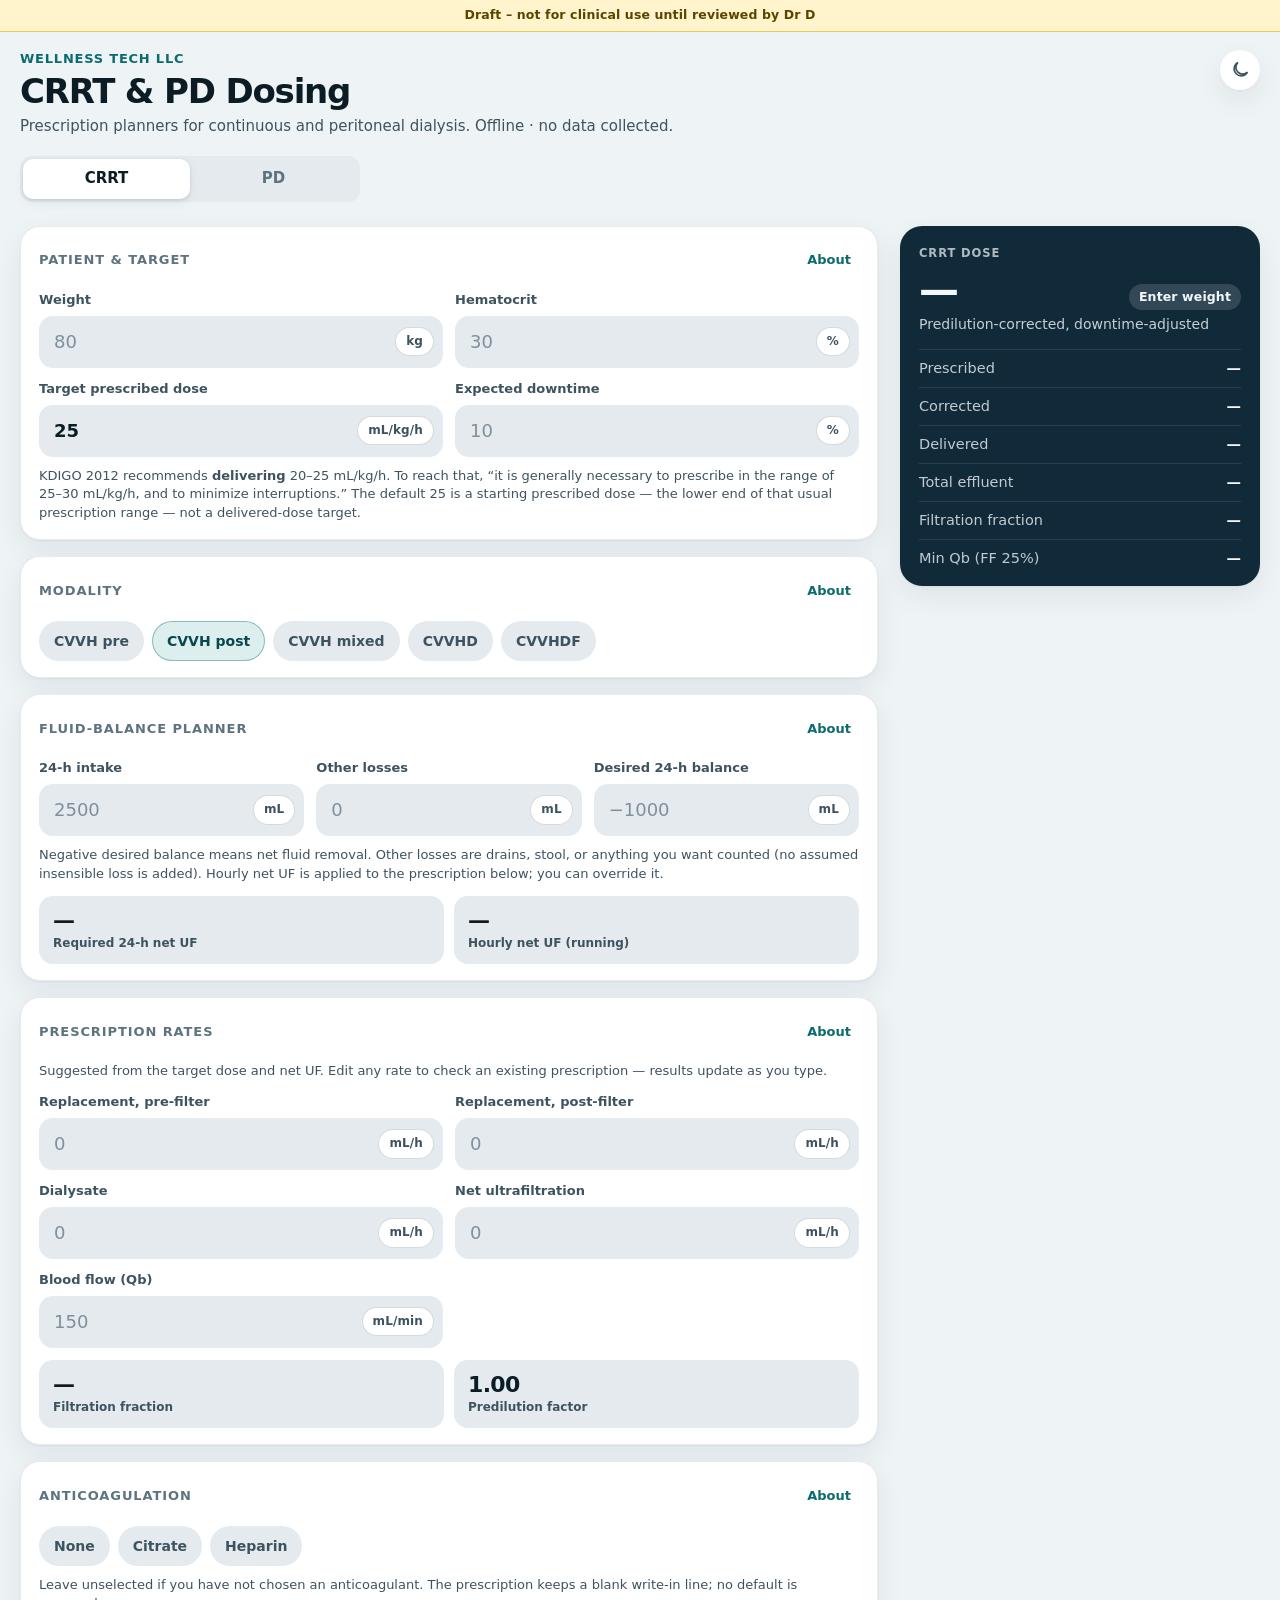
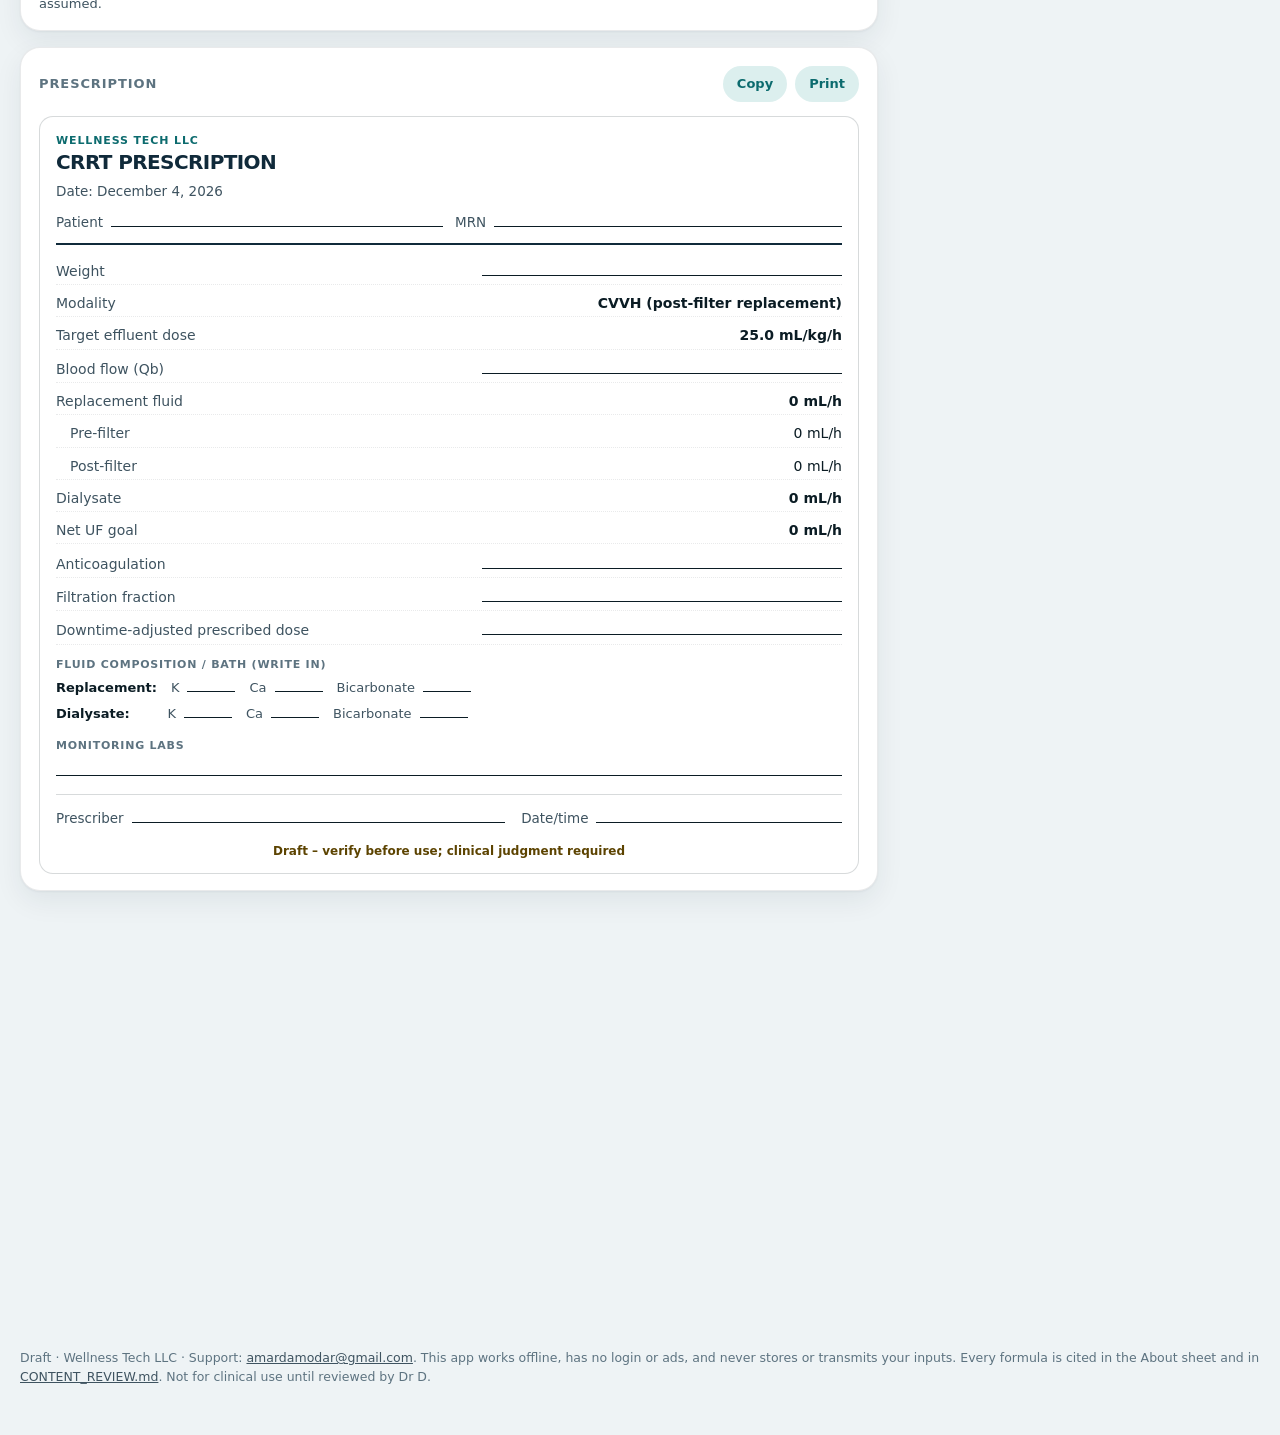
<file: index.html>
<!DOCTYPE html>
<html lang="en">
<head>
  <meta charset="utf-8">
  <meta name="viewport" content="width=device-width, initial-scale=1, viewport-fit=cover">
  <meta name="color-scheme" content="light dark">
  <meta name="theme-color" content="#102a3a">
  <meta name="apple-mobile-web-app-capable" content="yes">
  <meta name="apple-mobile-web-app-status-bar-style" content="black-translucent">
  <meta name="apple-mobile-web-app-title" content="CRRT/PD">
  <meta name="description" content="Draft clinician tools for CRRT and peritoneal dialysis dosing. Offline, no login, no data collection. Not for clinical use until reviewed by Dr D.">
  <meta name="robots" content="noindex">
  <title>CRRT &amp; PD Dosing — Draft</title>
  <link rel="manifest" href="./manifest.json">
  <link rel="icon" type="image/png" href="./icons/favicon.png">
  <link rel="apple-touch-icon" href="./icons/apple-touch-icon.png">
  <link rel="stylesheet" href="./css/styles.css">
</head>
<body>
  <div class="draft-banner" id="draft-banner" role="status">Draft – not for clinical use until reviewed by Dr D</div>

  <header class="top">
    <div class="top-row">
      <div>
        <p class="eyebrow">Wellness Tech LLC</p>
        <h1>CRRT &amp; PD Dosing</h1>
        <p class="subhead">Prescription planners for continuous and peritoneal dialysis. Offline · no data collected.</p>
      </div>
      <button class="icon-btn" id="theme-btn" type="button" aria-label="Toggle dark mode" title="Toggle dark mode">
        <svg id="theme-icon" viewBox="0 0 24 24" fill="none" stroke="currentColor" stroke-width="2" stroke-linecap="round" aria-hidden="true">
          <path d="M21 14.5A8.5 8.5 0 1 1 9.5 3 7 7 0 0 0 21 14.5z"/>
        </svg>
      </button>
    </div>
    <div class="segment" id="tab-seg" data-value="crrt" role="tablist" aria-label="Modality">
      <div class="segment-pill" aria-hidden="true"></div>
      <button type="button" role="tab" id="tab-crrt" aria-selected="true" aria-controls="panel-crrt">CRRT</button>
      <button type="button" role="tab" id="tab-pd" aria-selected="false" aria-controls="panel-pd">PD</button>
    </div>
  </header>

  <!-- ═══════════════════════════════ CRRT ═══════════════════════════════ -->
  <section class="wrap panel active" id="panel-crrt" role="tabpanel" aria-labelledby="tab-crrt">
    <div class="col-main">

      <article class="card" id="crrt-target-card">
        <div class="card-h">
          <h2>Patient &amp; target</h2>
          <button type="button" class="about-btn" data-about="crrt-dose">About</button>
        </div>
        <div class="grid-2">
          <label class="field">
            <span class="field-label">Weight</span>
            <div class="field-control">
              <input id="c-wt" inputmode="decimal" enterkeyhint="next" autocomplete="off" placeholder="80" aria-label="Weight">
              <span class="unit-pill">kg</span>
            </div>
          </label>
          <label class="field">
            <span class="field-label">Hematocrit</span>
            <div class="field-control">
              <input id="c-hct" inputmode="decimal" enterkeyhint="next" autocomplete="off" placeholder="30" aria-label="Hematocrit">
              <span class="unit-pill">%</span>
            </div>
          </label>
          <label class="field">
            <span class="field-label">Target prescribed dose</span>
            <div class="field-control">
              <input id="c-target" inputmode="decimal" enterkeyhint="next" autocomplete="off" value="25" aria-label="Target prescribed dose">
              <span class="unit-pill">mL/kg/h</span>
            </div>
          </label>
          <label class="field">
            <span class="field-label">Expected downtime</span>
            <div class="field-control">
              <input id="c-down" inputmode="decimal" enterkeyhint="next" autocomplete="off" placeholder="10" aria-label="Expected downtime">
              <span class="unit-pill">%</span>
            </div>
          </label>
        </div>
        <p class="note">KDIGO 2012 recommends <strong>delivering</strong> 20–25 mL/kg/h. To reach that, “it is generally necessary to prescribe in the range of 25–30 mL/kg/h, and to minimize interruptions.” The default 25 is a starting prescribed dose — the lower end of that usual prescription range — not a delivered-dose target.</p>
      </article>

      <article class="card">
        <div class="card-h">
          <h2>Modality</h2>
          <button type="button" class="about-btn" data-about="crrt-modality">About</button>
        </div>
        <div class="chips" id="c-mod" role="radiogroup" aria-label="CRRT modality">
          <button type="button" class="chip" role="radio" aria-checked="false" data-mod="cvvh-pre">CVVH pre</button>
          <button type="button" class="chip is-on" role="radio" aria-checked="true" data-mod="cvvh-post">CVVH post</button>
          <button type="button" class="chip" role="radio" aria-checked="false" data-mod="cvvh-mixed">CVVH mixed</button>
          <button type="button" class="chip" role="radio" aria-checked="false" data-mod="cvvhd">CVVHD</button>
          <button type="button" class="chip" role="radio" aria-checked="false" data-mod="cvvhdf">CVVHDF</button>
        </div>
        <div class="slider-row hidden" id="c-pre-wrap">
          <div class="slider-head"><span>Predilution share of replacement</span><output id="c-pre-out">50%</output></div>
          <input type="range" id="c-pre-frac" min="0" max="100" value="50" step="5" aria-label="Predilution share of replacement">
          <p class="note">A starting split for you to adjust — not a guideline target.</p>
        </div>
        <div class="slider-row hidden" id="c-d-wrap">
          <div class="slider-head"><span>Dialysate share of remaining effluent</span><output id="c-d-out">50%</output></div>
          <input type="range" id="c-d-frac" min="0" max="100" value="50" step="5" aria-label="Dialysate share of remaining effluent">
          <p class="note">A starting split for you to adjust — not a guideline target.</p>
        </div>
      </article>

      <article class="card">
        <div class="card-h">
          <h2>Fluid-balance planner</h2>
          <button type="button" class="about-btn" data-about="crrt-uf">About</button>
        </div>
        <div class="grid-3">
          <label class="field">
            <span class="field-label">24-h intake</span>
            <div class="field-control">
              <input id="c-intake" inputmode="decimal" autocomplete="off" placeholder="2500" aria-label="24-hour intake">
              <span class="unit-pill">mL</span>
            </div>
          </label>
          <label class="field">
            <span class="field-label">Other losses</span>
            <div class="field-control">
              <input id="c-other" inputmode="decimal" autocomplete="off" placeholder="0" aria-label="Other losses">
              <span class="unit-pill">mL</span>
            </div>
          </label>
          <label class="field">
            <span class="field-label">Desired 24-h balance</span>
            <div class="field-control">
              <input id="c-bal" inputmode="decimal" autocomplete="off" placeholder="−1000" aria-label="Desired 24-hour fluid balance">
              <span class="unit-pill">mL</span>
            </div>
          </label>
        </div>
        <p class="note">Negative desired balance means net fluid removal. Other losses are drains, stool, or anything you want counted (no assumed insensible loss is added). Hourly net UF is applied to the prescription below; you can override it.</p>
        <div class="metric-grid" style="margin-top:12px">
          <div class="metric" id="c-uf-day-m"><div class="mv" id="c-uf-day">—</div><div class="ml">Required 24-h net UF</div></div>
          <div class="metric" id="c-uf-h-m"><div class="mv" id="c-uf-h">—</div><div class="ml">Hourly net UF (running)</div></div>
        </div>
      </article>

      <article class="card">
        <div class="card-h">
          <h2>Prescription rates</h2>
          <button type="button" class="about-btn" data-about="crrt-rates">About</button>
        </div>
        <p class="note" style="margin-top:0;margin-bottom:12px">Suggested from the target dose and net UF. Edit any rate to check an existing prescription — results update as you type.</p>
        <div class="grid-2">
          <label class="field">
            <span class="field-label">Replacement, pre-filter</span>
            <div class="field-control">
              <input id="c-qpre" inputmode="decimal" autocomplete="off" placeholder="0" aria-label="Pre-filter replacement">
              <span class="unit-pill">mL/h</span>
            </div>
          </label>
          <label class="field">
            <span class="field-label">Replacement, post-filter</span>
            <div class="field-control">
              <input id="c-qpost" inputmode="decimal" autocomplete="off" placeholder="0" aria-label="Post-filter replacement">
              <span class="unit-pill">mL/h</span>
            </div>
          </label>
          <label class="field">
            <span class="field-label">Dialysate</span>
            <div class="field-control">
              <input id="c-qd" inputmode="decimal" autocomplete="off" placeholder="0" aria-label="Dialysate rate">
              <span class="unit-pill">mL/h</span>
            </div>
          </label>
          <label class="field">
            <span class="field-label">Net ultrafiltration</span>
            <div class="field-control">
              <input id="c-qnet" inputmode="decimal" autocomplete="off" placeholder="0" aria-label="Net ultrafiltration">
              <span class="unit-pill">mL/h</span>
            </div>
          </label>
          <label class="field">
            <span class="field-label">Blood flow (Qb)</span>
            <div class="field-control">
              <input id="c-qb" inputmode="decimal" autocomplete="off" placeholder="150" aria-label="Blood flow">
              <span class="unit-pill">mL/min</span>
            </div>
          </label>
        </div>
        <p class="note" id="c-qb-hint"></p>
        <div class="metric-grid" style="margin-top:12px">
          <div class="metric" id="c-ff-m"><div class="mv" id="c-ff">—</div><div class="ml">Filtration fraction</div></div>
          <div class="metric"><div class="mv" id="c-df">—</div><div class="ml">Predilution factor</div></div>
        </div>
      </article>

      <article class="card" id="c-ac-card">
        <div class="card-h">
          <h2>Anticoagulation</h2>
          <button type="button" class="about-btn" data-about="anticoag">About</button>
        </div>
        <div class="chips" id="c-ac" role="radiogroup" aria-label="Anticoagulation">
          <button type="button" class="chip" role="radio" aria-checked="false" data-ac="none">None</button>
          <button type="button" class="chip" role="radio" aria-checked="false" data-ac="citrate">Citrate</button>
          <button type="button" class="chip" role="radio" aria-checked="false" data-ac="heparin">Heparin</button>
        </div>
        <p class="note">Leave unselected if you have not chosen an anticoagulant. The prescription keeps a blank write-in line; no default is assumed.</p>

        <div id="c-heparin-block" class="hidden" style="margin-top:14px">
          <div class="callout warn" id="c-hep-caution">
            <strong>Bleeding and HIT.</strong> Avoid heparin if heparin-induced thrombocytopenia is suspected or confirmed: KDIGO 5.3.4 (1A) states that all heparin must be stopped (including heparin locks) and recommends a direct thrombin inhibitor (such as argatroban) or a Factor Xa inhibitor (such as danaparoid or fondaparinux) rather than other or no anticoagulation during RRT. If HIT is present without severe liver failure, KDIGO 5.3.4.1 (2C) suggests argatroban. For CRRT, KDIGO 5.3.2.2 (2B) suggests regional citrate rather than heparin when citrate is not contraindicated. If bleeding risk is increased, KDIGO 5.3.3.2 (2C) suggests avoiding regional heparinization; KDIGO 5.3.3.1 (2C) suggests citrate rather than no anticoagulation when citrate is not contraindicated.
          </div>
          <div class="chips" id="c-hep-bolus-on" role="radiogroup" aria-label="Heparin bolus" style="margin-top:14px">
            <button type="button" class="chip is-on" role="radio" aria-checked="true" data-bolus="yes">Give bolus</button>
            <button type="button" class="chip" role="radio" aria-checked="false" data-bolus="no">No bolus</button>
          </div>
          <div class="grid-2" style="margin-top:14px">
            <label class="field" id="c-hep-bolus-wrap">
              <span class="field-label">Bolus</span>
              <div class="field-control">
                <input id="c-hep-bolus" inputmode="decimal" autocomplete="off" value="30" aria-label="Heparin bolus">
                <span class="unit-pill">IU/kg</span>
              </div>
            </label>
            <label class="field">
              <span class="field-label">Pre-filter infusion</span>
              <div class="field-control">
                <input id="c-hep-rate" inputmode="decimal" autocomplete="off" value="7" aria-label="Heparin infusion rate">
                <button type="button" class="unit-pill btn" id="c-hep-rate-u" data-unit="IU/kg/h" aria-label="Heparin infusion unit">IU/kg/h</button>
              </div>
            </label>
            <label class="field">
              <span class="field-label">Bag concentration</span>
              <div class="field-control">
                <input id="c-hep-conc" inputmode="decimal" autocomplete="off" placeholder="optional" aria-label="Heparin concentration">
                <span class="unit-pill">units/mL</span>
              </div>
            </label>
            <label class="field">
              <span class="field-label">Target aPTT</span>
              <div class="field-control">
                <input id="c-hep-aptt" autocomplete="off" value="40–45 seconds" aria-label="Target aPTT">
              </div>
            </label>
            <label class="field">
              <span class="field-label">Anti-Xa (optional)</span>
              <div class="field-control">
                <input id="c-hep-antixa" autocomplete="off" placeholder="optional" aria-label="Heparin anti-Xa target">
              </div>
            </label>
            <label class="field">
              <span class="field-label">Monitoring interval</span>
              <div class="field-control">
                <input id="c-hep-mon" autocomplete="off" placeholder="unit protocol" aria-label="Heparin monitoring interval">
              </div>
            </label>
          </div>
          <div class="metric-grid" style="margin-top:12px">
            <div class="metric"><div class="mv" id="c-hep-bolus-u">—</div><div class="ml">Bolus</div></div>
            <div class="metric"><div class="mv" id="c-hep-rate-u-out">—</div><div class="ml">Infusion</div></div>
            <div class="metric" id="c-hep-ml-m" hidden><div class="mv" id="c-hep-ml">—</div><div class="ml">Infusion (mL/h)</div></div>
          </div>
          <p class="note">Starting values are the unfractionated-heparin arm of Joannidis et al., <em>Intensive Care Med.</em> 2007;33:1571-1579 (PMID 17563874), the second of two small RCTs described in KDIGO AKI 2012, §5.3 rationale: bolus <strong>30 IU/kg</strong>, infusion <strong>7 IU/kg/h</strong> pre-filter, titrated to aPTT <strong>40–45 seconds</strong>. Joannidis &amp; Oudemans-van Straaten, <em>Crit Care</em> 2007;11:218 (doi:10.1186/cc5937) describe 30 IU/kg then <strong>5–10 IU/kg/h</strong> as “a possible scheme” in patients with normal coagulation, to be individualized. KDIGO does not recommend a single numeric heparin dose — “large variability,” and “no firm recommendations can be made.” The other KDIGO-cited RCT (Reeves et al., <em>Crit Care Med.</em> 1999;27:2224-2228) used bolus 2000–5000 U then 10 U/kg/h, titrated to aPTT 70–80 seconds. Joannidis 2007 notes increased bleeding when systemic aPTT is longer than 45 seconds (van de Wetering et al., <em>J Am Soc Nephrol.</em> 1996;7:145-150). Every field is editable for your unit’s protocol. Bag concentration has no cited default and is left blank; enter it to see mL/h. No monitoring interval is pre-filled: KDIGO says it is common practice to measure aPTT and adapt the target to bleeding risk, and to monitor the platelet count for HIT.</p>
        </div>

        <div id="c-citrate-block" class="hidden">
        <p class="note" style="margin-top:14px;margin-bottom:12px">Citrate helpers: total-to-ionized calcium ratio for accumulation (Meier-Kriesche 2001). The infusion helper is a starting citrate-to-blood ratio only — protocols titrate to post-filter ionized calcium.</p>
        <div class="grid-2">
          <label class="field">
            <span class="field-label">Total calcium</span>
            <div class="field-control">
              <input id="c-tca" inputmode="decimal" autocomplete="off" placeholder="9.0" aria-label="Total calcium">
              <button type="button" class="unit-pill btn" id="c-tca-u" data-unit="mg/dL" aria-label="Total calcium unit">mg/dL</button>
            </div>
          </label>
          <label class="field">
            <span class="field-label">Ionized calcium</span>
            <div class="field-control">
              <input id="c-ica" inputmode="decimal" autocomplete="off" placeholder="1.10" aria-label="Ionized calcium">
              <button type="button" class="unit-pill btn" id="c-ica-u" data-unit="mmol/L" aria-label="Ionized calcium unit">mmol/L</button>
            </div>
          </label>
        </div>
        <div class="metric-grid" style="margin-top:12px">
          <div class="metric" id="c-ratio-m"><div class="mv" id="c-ratio">—</div><div class="ml">Total / ionized Ca ratio</div></div>
          <div class="metric"><div class="mv" id="c-ratio-st" style="font-size:16px">—</div><div class="ml">Interpretation</div></div>
        </div>
        <hr class="sep">
        <div class="grid-3">
          <label class="field">
            <span class="field-label">Citrate target</span>
            <div class="field-control">
              <input id="c-cit-t" inputmode="decimal" autocomplete="off" value="3" aria-label="Citrate target in blood">
              <span class="unit-pill">mmol/L</span>
            </div>
          </label>
          <label class="field">
            <span class="field-label">Solution conc.</span>
            <div class="field-control">
              <input id="c-cit-s" inputmode="decimal" autocomplete="off" value="113" aria-label="Citrate solution concentration">
              <span class="unit-pill">mmol/L</span>
            </div>
          </label>
          <div class="field" style="justify-content:flex-end">
            <span class="field-label">Common solutions</span>
            <div class="chips" style="margin-top:2px">
              <button type="button" class="chip is-on" id="c-acda" data-sol="113">ACD-A</button>
              <button type="button" class="chip" id="c-tsc" data-sol="136">4% TSC</button>
            </div>
          </div>
        </div>
        <div class="metric-grid" style="margin-top:12px">
          <div class="metric"><div class="mv" id="c-cit-r">—</div><div class="ml">Infusion rate</div></div>
          <div class="metric"><div class="mv" id="c-cit-m">—</div><div class="ml">Citrate dose</div></div>
        </div>
        <p class="note">Default target 3 mmol per litre of blood (about 3–4 in published examples). ACD-A is 113 mmol/L and 4% trisodium citrate is 136 mmol/L, from Oudemans-van Straaten &amp; Ostermann, <em>Crit Care</em> 2012, Table 1. This is not a complete RCA protocol — calcium replacement is not calculated here.</p>
        </div>
      </article>

      <article class="card rx-card" id="c-rx-card">
        <div class="card-h rx-card-h">
          <h2>Prescription</h2>
          <div class="rx-actions no-print">
            <button type="button" class="rx-btn" id="c-rx-copy">Copy</button>
            <button type="button" class="rx-btn" id="c-rx-print">Print</button>
          </div>
        </div>
        <div class="rx-sheet" id="c-rx-sheet"></div>
      </article>
    </div>

    <aside class="sticky-result" id="c-sticky" aria-live="polite">
      <div class="kicker">CRRT dose</div>
      <div class="result-hero">
        <div><span class="value" id="c-hero">—</span><span class="unit" id="c-hero-u"></span></div>
        <span class="status-chip info" id="c-hero-chip">Enter weight</span>
      </div>
      <p class="result-label" id="c-hero-lbl">Delivered effluent dose</p>
      <div class="result-rows">
        <div class="result-row"><span class="rk">Prescribed</span><span class="rv" id="c-r-pres">—</span></div>
        <div class="result-row"><span class="rk">Corrected</span><span class="rv" id="c-r-corr">—</span></div>
        <div class="result-row"><span class="rk">Delivered</span><span class="rv" id="c-r-del">—</span></div>
        <div class="result-row"><span class="rk">Total effluent</span><span class="rv" id="c-r-qeff">—</span></div>
        <div class="result-row"><span class="rk">Filtration fraction</span><span class="rv" id="c-r-ff">—</span></div>
        <div class="result-row"><span class="rk">Min Qb (FF 25%)</span><span class="rv" id="c-r-qbmin">—</span></div>
      </div>
    </aside>
  </section>

  <!-- ═══════════════════════════════ PD ═══════════════════════════════ -->
  <section class="wrap panel" id="panel-pd" role="tabpanel" aria-labelledby="tab-pd" hidden>
    <div class="col-main">

      <article class="card">
        <div class="card-h">
          <h2>Patient</h2>
          <button type="button" class="about-btn" data-about="pd-anthro">About</button>
        </div>
        <div class="grid-2">
          <label class="field">
            <span class="field-label">Age</span>
            <div class="field-control">
              <input id="p-age" inputmode="decimal" autocomplete="off" placeholder="60" aria-label="Age">
              <span class="unit-pill">years</span>
            </div>
          </label>
          <div class="field">
            <span class="field-label">Sex</span>
            <div class="chips" id="p-sex" role="radiogroup" aria-label="Sex" style="margin-top:4px">
              <button type="button" class="chip is-on" role="radio" aria-checked="true" data-sex="m">Male</button>
              <button type="button" class="chip" role="radio" aria-checked="false" data-sex="f">Female</button>
            </div>
          </div>
          <label class="field">
            <span class="field-label">Height</span>
            <div class="field-control">
              <input id="p-ht" inputmode="decimal" autocomplete="off" placeholder="170" aria-label="Height">
              <span class="unit-pill">cm</span>
            </div>
          </label>
          <label class="field">
            <span class="field-label">Weight</span>
            <div class="field-control">
              <input id="p-wt" inputmode="decimal" autocomplete="off" placeholder="70" aria-label="Weight">
              <span class="unit-pill">kg</span>
            </div>
          </label>
        </div>
        <div class="metric-grid" style="margin-top:12px">
          <div class="metric"><div class="mv" id="p-v">—</div><div class="ml">Watson V (urea volume)</div></div>
          <div class="metric"><div class="mv" id="p-bsa">—</div><div class="ml">BSA Mosteller (DuBois shown)</div></div>
        </div>
      </article>

      <article class="card">
        <div class="card-h">
          <h2>Prescription planner</h2>
          <button type="button" class="about-btn" data-about="pd-rx">About</button>
        </div>
        <div class="chips" id="p-mod" role="radiogroup" aria-label="PD modality">
          <button type="button" class="chip is-on" role="radio" aria-checked="true" data-pmod="capd">CAPD</button>
          <button type="button" class="chip" role="radio" aria-checked="false" data-pmod="apd">APD</button>
        </div>

        <div id="p-capd" style="margin-top:14px">
          <div class="grid-3">
            <label class="field">
              <span class="field-label">Exchanges</span>
              <div class="field-control">
                <input id="p-nex" inputmode="decimal" autocomplete="off" value="4" aria-label="Number of CAPD exchanges">
                <span class="unit-pill">/day</span>
              </div>
            </label>
            <label class="field">
              <span class="field-label">Fill volume</span>
              <div class="field-control">
                <input id="p-fill" inputmode="decimal" autocomplete="off" value="2" aria-label="CAPD fill volume">
                <span class="unit-pill">L</span>
              </div>
            </label>
            <label class="field">
              <span class="field-label">Dwell</span>
              <div class="field-control">
                <input id="p-dwell" inputmode="decimal" autocomplete="off" value="6" aria-label="CAPD dwell">
                <span class="unit-pill">h</span>
              </div>
            </label>
          </div>
          <div class="grid-2" style="margin-top:12px">
            <label class="field">
              <span class="field-label">Dextrose (day bags)</span>
              <div class="field-control">
                <input id="p-dex" inputmode="decimal" autocomplete="off" value="2.5" aria-label="Day-bag dextrose percent">
                <span class="unit-pill">%</span>
              </div>
            </label>
            <div class="field">
              <span class="field-label">Long-dwell icodextrin</span>
              <div class="chips" style="margin-top:4px">
                <button type="button" class="chip" id="p-ico" aria-pressed="false">Icodextrin 7.5%, 1 bag</button>
              </div>
            </div>
          </div>
        </div>

        <div id="p-apd" class="hidden" style="margin-top:14px">
          <div class="grid-3">
            <label class="field">
              <span class="field-label">Night cycles</span>
              <div class="field-control">
                <input id="p-cyc" inputmode="decimal" autocomplete="off" value="5" aria-label="Night cycles">
                <span class="unit-pill"></span>
              </div>
            </label>
            <label class="field">
              <span class="field-label">Night fill</span>
              <div class="field-control">
                <input id="p-nfill" inputmode="decimal" autocomplete="off" value="2" aria-label="Night fill volume">
                <span class="unit-pill">L</span>
              </div>
            </label>
            <label class="field">
              <span class="field-label">Night dwell</span>
              <div class="field-control">
                <input id="p-ndwell" inputmode="decimal" autocomplete="off" value="1.5" aria-label="Night dwell">
                <span class="unit-pill">h</span>
              </div>
            </label>
            <label class="field">
              <span class="field-label">Night dextrose</span>
              <div class="field-control">
                <input id="p-ndex" inputmode="decimal" autocomplete="off" value="1.5" aria-label="Night dextrose percent">
                <span class="unit-pill">%</span>
              </div>
            </label>
            <label class="field">
              <span class="field-label">Last fill (day)</span>
              <div class="field-control">
                <input id="p-lfill" inputmode="decimal" autocomplete="off" value="2" aria-label="Last fill volume">
                <span class="unit-pill">L</span>
              </div>
            </label>
            <label class="field">
              <span class="field-label">Last-fill dwell</span>
              <div class="field-control">
                <input id="p-ldwell" inputmode="decimal" autocomplete="off" value="14" aria-label="Last fill dwell">
                <span class="unit-pill">h</span>
              </div>
            </label>
          </div>
          <div class="chips" style="margin-top:12px">
            <button type="button" class="chip is-on" id="p-lico" aria-pressed="true">Last fill: icodextrin 7.5%</button>
          </div>
        </div>

        <div class="grid-2" style="margin-top:12px">
          <label class="field">
            <span class="field-label">24-h net ultrafiltration</span>
            <div class="field-control">
              <input id="p-uf" inputmode="decimal" autocomplete="off" placeholder="1.0" aria-label="24-hour net ultrafiltration">
              <span class="unit-pill">L</span>
            </div>
          </label>
          <div class="metric" style="align-self:end">
            <div class="mv" id="p-vol">—</div>
            <div class="ml">Instilled / estimated drain</div>
          </div>
        </div>
      </article>

      <article class="card">
        <div class="card-h">
          <h2>Clearances</h2>
          <button type="button" class="about-btn" data-about="pd-ktv">About</button>
        </div>
        <p class="note" style="margin-top:0;margin-bottom:12px">Enter D/P urea from a <strong>24-hour collection on this prescription</strong>. A 4-hour PET D/P will overestimate clearance on short APD cycles — this planner does not apply an uncited dwell-time adjustment.</p>
        <div class="grid-2">
          <label class="field">
            <span class="field-label">D/P urea (24-h)</span>
            <div class="field-control">
              <input id="p-dpur" inputmode="decimal" autocomplete="off" placeholder="0.90" aria-label="D over P urea">
              <span class="unit-pill">ratio</span>
            </div>
          </label>
          <label class="field">
            <span class="field-label">D/P creatinine (24-h)</span>
            <div class="field-control">
              <input id="p-dpcr" inputmode="decimal" autocomplete="off" placeholder="0.70" aria-label="D over P creatinine">
              <span class="unit-pill">ratio</span>
            </div>
          </label>
          <label class="field">
            <span class="field-label">24-h urine volume</span>
            <div class="field-control">
              <input id="p-uvol" inputmode="decimal" autocomplete="off" placeholder="0" aria-label="24-hour urine volume">
              <span class="unit-pill">L</span>
            </div>
          </label>
          <label class="field">
            <span class="field-label">U/P urea</span>
            <div class="field-control">
              <input id="p-upur" inputmode="decimal" autocomplete="off" placeholder="" aria-label="U over P urea">
              <span class="unit-pill">ratio</span>
            </div>
          </label>
          <label class="field">
            <span class="field-label">U/P creatinine</span>
            <div class="field-control">
              <input id="p-upcr" inputmode="decimal" autocomplete="off" placeholder="" aria-label="U over P creatinine">
              <span class="unit-pill">ratio</span>
            </div>
          </label>
        </div>
        <div class="metric-grid" style="margin-top:12px">
          <div class="metric" id="p-ktv-m"><div class="mv" id="p-ktv">—</div><div class="ml">Weekly Kt/V urea (total)</div></div>
          <div class="metric"><div class="mv" id="p-crcl">—</div><div class="ml">Weekly CrCl (L/wk/1.73 m²)</div></div>
        </div>
        <div class="callout" id="p-ispd" hidden></div>
        <p class="note" id="p-ktv-detail"></p>
      </article>

      <article class="card">
        <div class="card-h">
          <h2>PET interpretation</h2>
          <button type="button" class="about-btn" data-about="pet">About</button>
        </div>
        <div class="grid-2">
          <label class="field">
            <span class="field-label">4-h D/P creatinine</span>
            <div class="field-control">
              <input id="p-pet-dp" inputmode="decimal" autocomplete="off" placeholder="0.65" aria-label="Four-hour D over P creatinine">
              <span class="unit-pill">ratio</span>
            </div>
          </label>
          <label class="field">
            <span class="field-label">4-h D/D₀ glucose</span>
            <div class="field-control">
              <input id="p-pet-dd" inputmode="decimal" autocomplete="off" placeholder="0.38" aria-label="Four-hour D over D0 glucose">
              <span class="unit-pill">ratio</span>
            </div>
          </label>
        </div>
        <p class="note">Or enter concentrations and we will compute the ratios.</p>
        <div class="grid-2">
          <label class="field">
            <span class="field-label">Dialysate Cr (4 h)</span>
            <div class="field-control">
              <input id="p-pet-dcr" inputmode="decimal" autocomplete="off" aria-label="Dialysate creatinine at 4 hours">
              <span class="unit-pill">same unit</span>
            </div>
          </label>
          <label class="field">
            <span class="field-label">Plasma Cr</span>
            <div class="field-control">
              <input id="p-pet-pcr" inputmode="decimal" autocomplete="off" aria-label="Plasma creatinine">
              <span class="unit-pill">same unit</span>
            </div>
          </label>
          <label class="field">
            <span class="field-label">Dialysate glucose (4 h)</span>
            <div class="field-control">
              <input id="p-pet-g4" inputmode="decimal" autocomplete="off" aria-label="Dialysate glucose at 4 hours">
              <span class="unit-pill">same unit</span>
            </div>
          </label>
          <label class="field">
            <span class="field-label">Dialysate glucose (0 h)</span>
            <div class="field-control">
              <input id="p-pet-g0" inputmode="decimal" autocomplete="off" aria-label="Dialysate glucose at 0 hours">
              <span class="unit-pill">same unit</span>
            </div>
          </label>
        </div>
        <div class="grid-2" style="margin-top:12px">
          <label class="field">
            <span class="field-label">4-h PET net UF</span>
            <div class="field-control">
              <input id="p-pet-uf" inputmode="decimal" autocomplete="off" placeholder="" aria-label="PET net ultrafiltration">
              <span class="unit-pill">mL</span>
            </div>
          </label>
          <div class="field">
            <span class="field-label">PET glucose / dextrose</span>
            <div class="chips" id="p-pet-dex" role="radiogroup" aria-label="PET dextrose" style="margin-top:4px">
              <button type="button" class="chip is-on" role="radio" aria-checked="true" data-petdex="2.5">2.5% / 2.27%</button>
              <button type="button" class="chip" role="radio" aria-checked="false" data-petdex="4.25">4.25% / 3.86%</button>
            </div>
          </div>
        </div>
        <div style="margin-top:14px">
          <span class="badge" id="p-pet-badge">—</span>
          <span class="badge" id="p-pet-glu" style="margin-left:6px" hidden></span>
        </div>
        <div class="callout" id="p-pet-imp" hidden></div>
        <p class="note" id="p-pet-notes"></p>
      </article>

      <article class="card">
        <div class="card-h">
          <h2>Fluid balance &amp; exposure</h2>
          <button type="button" class="about-btn" data-about="pd-fluid">About</button>
        </div>
        <div class="grid-2">
          <label class="field">
            <span class="field-label">24-h intake</span>
            <div class="field-control">
              <input id="p-intake" inputmode="decimal" autocomplete="off" placeholder="2000" aria-label="PD 24-hour intake">
              <span class="unit-pill">mL</span>
            </div>
          </label>
          <label class="field">
            <span class="field-label">Other losses</span>
            <div class="field-control">
              <input id="p-other" inputmode="decimal" autocomplete="off" placeholder="0" aria-label="PD other losses">
              <span class="unit-pill">mL</span>
            </div>
          </label>
        </div>
        <div class="metric-grid" style="margin-top:12px">
          <div class="metric" id="p-bal-m"><div class="mv" id="p-bal">—</div><div class="ml">Estimated 24-h fluid balance</div></div>
          <div class="metric"><div class="mv" id="p-glu">—</div><div class="ml">Dextrose instilled (not absorbed)</div></div>
          <div class="metric"><div class="mv" id="p-ico-g">—</div><div class="ml">Icodextrin instilled</div></div>
        </div>
        <p class="note">Grams are labeled instilled exposure, not absorption. Absorbed glucose is omitted because a cited method for a mixed daily prescription would need measured drain glucose.</p>
      </article>

      <article class="card rx-card" id="p-rx-card">
        <div class="card-h rx-card-h">
          <h2>Prescription</h2>
          <div class="rx-actions no-print">
            <button type="button" class="rx-btn" id="p-rx-copy">Copy</button>
            <button type="button" class="rx-btn" id="p-rx-print">Print</button>
          </div>
        </div>
        <div class="rx-sheet" id="p-rx-sheet"></div>
      </article>
    </div>

    <aside class="sticky-result" id="p-sticky" aria-live="polite">
      <div class="kicker">PD weekly Kt/V urea</div>
      <div class="result-hero">
        <div><span class="value" id="p-hero">—</span><span class="unit" id="p-hero-u"></span></div>
        <span class="status-chip info" id="p-hero-chip">Enter V and D/P</span>
      </div>
      <p class="result-label">Person-centred (ISPD 2020), not a single cutoff</p>
      <div class="result-rows">
        <div class="result-row"><span class="rk">Peritoneal Kt/V</span><span class="rv" id="p-r-p">—</span></div>
        <div class="result-row"><span class="rk">Residual Kt/V</span><span class="rv" id="p-r-r">—</span></div>
        <div class="result-row"><span class="rk">Historical 1.7 figure</span><span class="rv" id="p-r-17">—</span></div>
        <div class="result-row"><span class="rk">CrCl (Mosteller)</span><span class="rv" id="p-r-cr">—</span></div>
        <div class="result-row"><span class="rk">CrCl (DuBois)</span><span class="rv" id="p-r-crd">—</span></div>
        <div class="result-row"><span class="rk">Drain for historical 1.7</span><span class="rv" id="p-r-dr">—</span></div>
      </div>
    </aside>
  </section>

  <div class="dock" id="dock" aria-hidden="false">
    <div>
      <div class="dl" id="dock-l">Delivered CRRT dose</div>
      <div><span class="dv" id="dock-v">—</span><span class="du" id="dock-u"></span></div>
    </div>
    <span class="status-chip info" id="dock-chip">Enter weight</span>
  </div>

  <footer class="foot">
    <p>Draft · Wellness Tech LLC · Support:
      <a href="mailto:amardamodar@gmail.com">amardamodar@gmail.com</a>.
      This app works offline, has no login or ads, and never stores or transmits your inputs.
      Every formula is cited in the About sheet and in
      <a href="./CONTENT_REVIEW.md">CONTENT_REVIEW.md</a>.
      Not for clinical use until reviewed by Dr D.
    </p>
  </footer>

  <div class="overlay" id="overlay" hidden></div>
  <div class="sheet" id="sheet" role="dialog" aria-modal="true" aria-labelledby="sheet-title" hidden>
    <div class="sheet-handle" aria-hidden="true"></div>
    <button type="button" class="sheet-close" id="sheet-close" aria-label="Close">×</button>
    <h3 id="sheet-title"></h3>
    <div id="sheet-body"></div>
  </div>

  <script src="./js/config.js"></script>
  <script src="./js/formulas.js"></script>
  <script src="./js/prescription.js"></script>
  <script src="./js/app.js"></script>
  <script>
    if ("serviceWorker" in navigator) {
      window.addEventListener("load", function () {
        navigator.serviceWorker.register("./sw.js");
      });
    }
  </script>
</body>
</html>
</file>
<file: css/styles.css>
/* CRRT & PD Dosing — native-feeling, calm teal/navy. No medical math here. */

:root {
  --bg: #eef3f5;
  --bg-elevated: #ffffff;
  --bg-sunken: #e4eaee;
  --ink: #0b1c24;
  --ink-secondary: #3e5360;
  --ink-tertiary: #5d7380;
  --teal: #0c6b6e;
  --teal-deep: #08484c;
  --teal-soft: #dcefee;
  --teal-mid: #14908c;
  --navy: #102a3a;
  --amber: #9a4d08;
  --amber-bg: #fff1d6;
  --amber-ink: #6b3500;
  --red: #b42318;
  --red-bg: #fdeceb;
  --red-ink: #8b1a12;
  --green: #0e6f4c;
  --green-bg: #e3f5ed;
  --green-ink: #0a5a3d;
  --draft-bg: #fff4cc;
  --draft-ink: #5c4300;
  --draft-border: #e8c860;
  --hairline: rgba(11, 28, 36, 0.09);
  --hairline-strong: rgba(11, 28, 36, 0.16);
  --shadow: 0 1px 2px rgba(16, 42, 58, 0.05), 0 10px 28px rgba(16, 42, 58, 0.07);
  --shadow-sheet: 0 -8px 40px rgba(16, 42, 58, 0.18);
  --radius-card: 20px;
  --radius-ctl: 14px;
  --radius-pill: 999px;
  --field-h: 52px;
  --seg-h: 40px;
  --font: -apple-system, BlinkMacSystemFont, "SF Pro Display", "SF Pro Text",
    "Segoe UI", system-ui, "Helvetica Neue", Helvetica, Arial, sans-serif;
  --ease: cubic-bezier(0.22, 1, 0.36, 1);
  --dur: 220ms;
  --safe-t: env(safe-area-inset-top, 0px);
  --safe-b: env(safe-area-inset-bottom, 0px);
  --safe-l: env(safe-area-inset-left, 0px);
  --safe-r: env(safe-area-inset-right, 0px);
  --sticky-h: 76px;
  color-scheme: light;
}

[data-theme="dark"] {
  --bg: #071016;
  --bg-elevated: #101a22;
  --bg-sunken: #0b141b;
  --ink: #e8f0f3;
  --ink-secondary: #b0c2cb;
  --ink-tertiary: #87a0ab;
  --teal: #3dbab4;
  --teal-deep: #1f8a85;
  --teal-soft: #153230;
  --teal-mid: #4fd0c9;
  --navy: #c5d8e0;
  --amber: #f0b354;
  --amber-bg: #3a2a12;
  --amber-ink: #f8d7a0;
  --red: #f07167;
  --red-bg: #3a1614;
  --red-ink: #f5b4af;
  --green: #4ecf97;
  --green-bg: #123328;
  --green-ink: #b6ecd4;
  --draft-bg: #3a3110;
  --draft-ink: #f3e1a0;
  --draft-border: #7a6820;
  --hairline: rgba(232, 240, 243, 0.1);
  --hairline-strong: rgba(232, 240, 243, 0.18);
  --shadow: 0 1px 2px rgba(0, 0, 0, 0.3), 0 12px 32px rgba(0, 0, 0, 0.35);
  --shadow-sheet: 0 -8px 40px rgba(0, 0, 0, 0.5);
  color-scheme: dark;
}

@media (prefers-color-scheme: dark) {
  :root:not([data-theme="light"]) {
    --bg: #071016;
    --bg-elevated: #101a22;
    --bg-sunken: #0b141b;
    --ink: #e8f0f3;
    --ink-secondary: #b0c2cb;
    --ink-tertiary: #87a0ab;
    --teal: #3dbab4;
    --teal-deep: #1f8a85;
    --teal-soft: #153230;
    --teal-mid: #4fd0c9;
    --navy: #c5d8e0;
    --amber: #f0b354;
    --amber-bg: #3a2a12;
    --amber-ink: #f8d7a0;
    --red: #f07167;
    --red-bg: #3a1614;
    --red-ink: #f5b4af;
    --green: #4ecf97;
    --green-bg: #123328;
    --green-ink: #b6ecd4;
    --draft-bg: #3a3110;
    --draft-ink: #f3e1a0;
    --draft-border: #7a6820;
    --hairline: rgba(232, 240, 243, 0.1);
    --hairline-strong: rgba(232, 240, 243, 0.18);
    --shadow: 0 1px 2px rgba(0, 0, 0, 0.3), 0 12px 32px rgba(0, 0, 0, 0.35);
    --shadow-sheet: 0 -8px 40px rgba(0, 0, 0, 0.5);
    color-scheme: dark;
  }
}

* { box-sizing: border-box; margin: 0; padding: 0; }

html, body {
  background: var(--bg);
  color: var(--ink);
  font-family: var(--font);
  font-size: 16px;
  line-height: 1.45;
  -webkit-font-smoothing: antialiased;
  -moz-osx-font-smoothing: grayscale;
  min-height: 100%;
  min-height: 100dvh;
}

body {
  padding-top: var(--safe-t);
  padding-bottom: calc(var(--safe-b) + var(--sticky-h) + 12px);
  padding-left: var(--safe-l);
  padding-right: var(--safe-r);
}

img, svg { display: block; max-width: 100%; }
button { font: inherit; color: inherit; background: none; border: 0; cursor: pointer; }
a { color: var(--teal); }

/* ── Draft banner ── */
.draft-banner {
  position: sticky;
  top: var(--safe-t);
  z-index: 40;
  background: var(--draft-bg);
  color: var(--draft-ink);
  border-bottom: 1px solid var(--draft-border);
  text-align: center;
  font-size: 12.5px;
  font-weight: 600;
  letter-spacing: 0.01em;
  padding: 7px 16px;
  line-height: 1.35;
}

/* ── Header ── */
.top {
  max-width: 1180px;
  margin: 0 auto;
  padding: 18px 20px 8px;
}
.top-row {
  display: flex;
  align-items: flex-start;
  justify-content: space-between;
  gap: 12px;
}
.eyebrow {
  font-size: 13px;
  font-weight: 600;
  letter-spacing: 0.06em;
  text-transform: uppercase;
  color: var(--teal);
  margin-bottom: 4px;
}
h1 {
  font-size: 34px;
  font-weight: 700;
  letter-spacing: -0.035em;
  line-height: 1.1;
  color: var(--ink);
}
.subhead {
  margin-top: 6px;
  color: var(--ink-secondary);
  font-size: 15px;
}
.icon-btn {
  width: 40px;
  height: 40px;
  border-radius: 50%;
  display: grid;
  place-items: center;
  background: var(--bg-elevated);
  box-shadow: var(--shadow);
  color: var(--ink-secondary);
  flex-shrink: 0;
  transition: transform var(--dur) var(--ease), background var(--dur) var(--ease);
}
.icon-btn:hover { transform: scale(1.04); }
.icon-btn:focus-visible { outline: 2px solid var(--teal); outline-offset: 2px; }
.icon-btn svg { width: 20px; height: 20px; }

/* ── Segmented control ── */
.segment {
  position: relative;
  display: grid;
  grid-template-columns: 1fr 1fr;
  background: var(--bg-sunken);
  border-radius: 12px;
  padding: 3px;
  height: calc(var(--seg-h) + 6px);
  margin: 18px 0 8px;
  isolation: isolate;
}
.segment-pill {
  position: absolute;
  top: 3px;
  left: 3px;
  width: calc(50% - 3px);
  height: var(--seg-h);
  background: var(--bg-elevated);
  border-radius: 10px;
  box-shadow: 0 1px 3px rgba(16, 42, 58, 0.12), 0 4px 12px rgba(16, 42, 58, 0.06);
  transform: translateX(0);
  transition: transform var(--dur) var(--ease);
  z-index: 0;
  pointer-events: none;
}
.segment[data-value="pd"] .segment-pill { transform: translateX(100%); }
.segment button {
  position: relative;
  z-index: 1;
  border-radius: 10px;
  font-weight: 600;
  font-size: 15px;
  color: var(--ink-tertiary);
  transition: color var(--dur) var(--ease);
}
.segment button[aria-selected="true"] { color: var(--ink); }
.segment button:focus-visible { outline: 2px solid var(--teal); outline-offset: -2px; }

/* ── Layout ── */
.wrap {
  max-width: 1180px;
  margin: 0 auto;
  padding: 8px 20px 24px;
  display: grid;
  gap: 16px;
}
@media (min-width: 960px) {
  body { padding-bottom: calc(var(--safe-b) + 24px); }
  .wrap {
    grid-template-columns: 1fr 360px;
    align-items: start;
    gap: 22px;
  }
  .col-main { display: contents; }
  .col-main > * { grid-column: 1; }
  .sticky-result {
    grid-column: 2;
    grid-row: 1 / span 20;
    position: sticky;
    top: calc(var(--safe-t) + 48px);
    align-self: start;
  }
}

.panel { display: none; }
.panel.active { display: block; }
.panel.active .col-main,
.panel.active.wrap { display: grid; gap: 16px; }
@media (min-width: 960px) {
  .panel.active.wrap {
    grid-template-columns: 1fr 360px;
    gap: 22px;
  }
}

/* ── Cards ── */
.card {
  background: var(--bg-elevated);
  border-radius: var(--radius-card);
  box-shadow: var(--shadow);
  padding: 18px 18px 16px;
  border: 1px solid var(--hairline);
}
.card + .card { margin-top: 0; }
.col-main { display: grid; gap: 16px; }
.card-h {
  display: flex;
  align-items: baseline;
  justify-content: space-between;
  gap: 8px;
  margin-bottom: 14px;
}
.card-h h2 {
  font-size: 13px;
  font-weight: 700;
  letter-spacing: 0.07em;
  text-transform: uppercase;
  color: var(--ink-tertiary);
}
.about-btn {
  font-size: 13px;
  font-weight: 600;
  color: var(--teal);
  padding: 4px 8px;
  border-radius: 8px;
  min-height: 32px;
}
.about-btn:hover { background: var(--teal-soft); }
.about-btn:focus-visible { outline: 2px solid var(--teal); outline-offset: 1px; }

.note, .caveat {
  font-size: 13px;
  color: var(--ink-secondary);
  margin-top: 10px;
  line-height: 1.45;
}
.caveat strong { color: var(--ink); font-weight: 600; }

/* ── Fields ── */
.grid-2, .grid-3 {
  display: grid;
  gap: 12px;
}
.grid-2 { grid-template-columns: 1fr 1fr; }
.grid-3 { grid-template-columns: 1fr 1fr 1fr; }
@media (max-width: 520px) {
  .grid-3 { grid-template-columns: 1fr 1fr; }
  .grid-3 .span-2 { grid-column: 1 / -1; }
}

.field { display: flex; flex-direction: column; gap: 6px; }
.field-label {
  font-size: 13px;
  font-weight: 600;
  color: var(--ink-secondary);
}
.field-control {
  display: flex;
  align-items: center;
  height: var(--field-h);
  background: var(--bg-sunken);
  border-radius: var(--radius-ctl);
  border: 1.5px solid transparent;
  transition: border-color var(--dur) var(--ease), background var(--dur) var(--ease), box-shadow var(--dur) var(--ease);
  overflow: hidden;
}
.field-control:focus-within {
  border-color: var(--teal);
  background: var(--bg-elevated);
  box-shadow: 0 0 0 3px color-mix(in srgb, var(--teal) 25%, transparent);
}
.field-control input {
  flex: 1;
  min-width: 0;
  height: 100%;
  border: 0;
  background: transparent;
  color: var(--ink);
  font-family: inherit;
  font-size: 18px;
  font-weight: 560;
  font-variant-numeric: tabular-nums;
  padding: 0 14px;
  outline: none;
  -webkit-appearance: none;
  appearance: none;
}
.field-control input::placeholder { color: var(--ink-tertiary); font-weight: 450; opacity: 0.75; }
.unit-pill {
  flex-shrink: 0;
  margin-right: 8px;
  padding: 5px 10px;
  border-radius: var(--radius-pill);
  background: var(--bg-elevated);
  border: 1px solid var(--hairline-strong);
  color: var(--ink-secondary);
  font-size: 12px;
  font-weight: 650;
  letter-spacing: 0.01em;
  white-space: nowrap;
}
.unit-pill.btn {
  cursor: pointer;
  color: var(--teal-deep);
  min-height: 32px;
}
[data-theme="dark"] .unit-pill.btn,
:root:not([data-theme="light"]) .unit-pill.btn { color: var(--teal); }
.unit-pill.btn:hover { border-color: var(--teal); }
.unit-pill.btn:focus-visible { outline: 2px solid var(--teal); outline-offset: 1px; }

/* ── Chips / modality ── */
.chips {
  display: flex;
  flex-wrap: wrap;
  gap: 8px;
}
.chip {
  min-height: 40px;
  padding: 8px 14px;
  border-radius: var(--radius-pill);
  background: var(--bg-sunken);
  color: var(--ink-secondary);
  font-weight: 600;
  font-size: 14px;
  border: 1.5px solid transparent;
  transition: background var(--dur) var(--ease), color var(--dur) var(--ease), border-color var(--dur) var(--ease), transform var(--dur) var(--ease);
}
.chip:hover { transform: translateY(-1px); }
.chip[aria-pressed="true"], .chip.is-on {
  background: var(--teal-soft);
  color: var(--teal-deep);
  border-color: color-mix(in srgb, var(--teal) 40%, transparent);
}
[data-theme="dark"] .chip[aria-pressed="true"],
[data-theme="dark"] .chip.is-on { color: var(--teal-mid); }
.chip:focus-visible { outline: 2px solid var(--teal); outline-offset: 2px; }

/* ── Slider ── */
.slider-row { margin-top: 12px; }
.slider-head {
  display: flex;
  justify-content: space-between;
  font-size: 13px;
  font-weight: 600;
  color: var(--ink-secondary);
  margin-bottom: 6px;
}
.slider-head output { color: var(--ink); font-variant-numeric: tabular-nums; }
input[type="range"] {
  -webkit-appearance: none;
  appearance: none;
  width: 100%;
  height: 6px;
  border-radius: 99px;
  background: var(--bg-sunken);
  outline: none;
}
input[type="range"]::-webkit-slider-thumb {
  -webkit-appearance: none;
  width: 24px;
  height: 24px;
  border-radius: 50%;
  background: var(--teal);
  border: 3px solid var(--bg-elevated);
  box-shadow: 0 1px 4px rgba(16, 42, 58, 0.25);
  cursor: pointer;
}
input[type="range"]:focus-visible::-webkit-slider-thumb { outline: 2px solid var(--teal); outline-offset: 2px; }

/* ── Results ── */
.sticky-result {
  background: var(--navy);
  color: #f3f8fa;
  border-radius: 22px;
  padding: 18px 18px 16px;
  box-shadow: var(--shadow);
  border: 1px solid transparent;
}
[data-theme="dark"] .sticky-result,
:root:not([data-theme="light"]) .sticky-result {
  background: #163140;
  color: #eef6f8;
}
@media (prefers-color-scheme: light) {
  :root:not([data-theme="dark"]) .sticky-result { background: #102a3a; color: #f3f8fa; }
}

.sticky-result .kicker {
  font-size: 11.5px;
  font-weight: 700;
  letter-spacing: 0.08em;
  text-transform: uppercase;
  opacity: 0.7;
  margin-bottom: 8px;
}
.result-hero {
  display: flex;
  align-items: baseline;
  justify-content: space-between;
  gap: 8px;
  margin-bottom: 4px;
}
.result-hero .value {
  font-size: 40px;
  font-weight: 700;
  letter-spacing: -0.04em;
  font-variant-numeric: tabular-nums;
  line-height: 1;
}
.result-hero .unit {
  font-size: 15px;
  font-weight: 600;
  opacity: 0.75;
  margin-left: 6px;
}
.result-label {
  font-size: 14px;
  opacity: 0.8;
  margin-bottom: 12px;
}
.status-chip {
  display: inline-flex;
  align-items: center;
  gap: 6px;
  padding: 5px 10px;
  border-radius: var(--radius-pill);
  font-size: 12.5px;
  font-weight: 650;
  letter-spacing: 0.01em;
  background: rgba(255, 255, 255, 0.12);
  color: inherit;
}
.status-chip.ok { background: #1e7a56; color: #e8fff4; }
.status-chip.warn { background: #9a5a08; color: #fff6e6; }
.status-chip.bad { background: #9b2a22; color: #ffeceb; }
.status-chip.info { background: rgba(255, 255, 255, 0.14); }

.result-rows { margin-top: 14px; display: grid; gap: 8px; }
.result-row {
  display: flex;
  justify-content: space-between;
  align-items: baseline;
  gap: 12px;
  font-size: 14.5px;
  padding-top: 8px;
  border-top: 1px solid rgba(255, 255, 255, 0.1);
}
.result-row .rk { opacity: 0.78; }
.result-row .rv {
  font-weight: 650;
  font-variant-numeric: tabular-nums;
  text-align: right;
}

/* Mobile bottom sticky compact bar (hidden on desktop) */
.dock {
  display: none;
}
@media (max-width: 959px) {
  .dock {
    display: flex;
    align-items: center;
    justify-content: space-between;
    gap: 12px;
    position: fixed;
    left: 0;
    right: 0;
    bottom: 0;
    z-index: 35;
    padding: 10px 18px calc(10px + var(--safe-b));
    background: #102a3a;
    color: #f3f8fa;
    box-shadow: 0 -8px 28px rgba(16, 42, 58, 0.25);
  }
  [data-theme="dark"] .dock,
  :root:not([data-theme="light"]) .dock { background: #163140; }
  .dock .dv {
    font-size: 22px;
    font-weight: 700;
    letter-spacing: -0.03em;
    font-variant-numeric: tabular-nums;
  }
  .dock .du { font-size: 12px; opacity: 0.75; margin-left: 4px; font-weight: 600; }
  .dock .dl { font-size: 11px; opacity: 0.7; }
  .sticky-result { /* still shown in flow on mobile, dock duplicates hero */
  }
}

/* Status blocks inside cards */
.metric-grid {
  display: grid;
  grid-template-columns: 1fr 1fr;
  gap: 10px;
}
.metric {
  background: var(--bg-sunken);
  border-radius: 14px;
  padding: 12px 14px;
}
.metric .mv {
  font-size: 24px;
  font-weight: 700;
  letter-spacing: -0.03em;
  font-variant-numeric: tabular-nums;
  color: var(--ink);
  line-height: 1.15;
}
.metric .mu { font-size: 12px; font-weight: 600; color: var(--ink-tertiary); margin-left: 3px; }
.metric .ml { font-size: 12px; font-weight: 600; color: var(--ink-secondary); margin-top: 2px; }
.metric.warn { background: var(--amber-bg); }
.metric.warn .mv { color: var(--amber-ink); }
.metric.bad { background: var(--red-bg); }
.metric.bad .mv { color: var(--red-ink); }
.metric.ok { background: var(--green-bg); }
.metric.ok .mv { color: var(--green-ink); }

.rate-list { display: grid; gap: 10px; }
.rate-line {
  display: grid;
  grid-template-columns: 1fr auto;
  gap: 10px;
  align-items: center;
}

/* ── PET category badge ── */
.badge {
  display: inline-flex;
  align-items: center;
  padding: 6px 12px;
  border-radius: var(--radius-pill);
  font-weight: 700;
  font-size: 14px;
  background: var(--teal-soft);
  color: var(--teal-deep);
}
.badge.high { background: var(--amber-bg); color: var(--amber-ink); }
.badge.low { background: #e4edf6; color: #1e3a54; }
[data-theme="dark"] .badge.low,
:root:not([data-theme="light"]) .badge.low { background: #1a2c3a; color: #b9d0e0; }

.callout {
  margin-top: 12px;
  padding: 12px 14px;
  border-radius: 14px;
  background: var(--teal-soft);
  color: var(--ink);
  font-size: 14px;
  line-height: 1.5;
}
.callout.warn { background: var(--amber-bg); color: var(--amber-ink); }
.callout.bad { background: var(--red-bg); color: var(--red-ink); }

/* ── About sheet ── */
.overlay {
  position: fixed;
  inset: 0;
  background: rgba(8, 16, 22, 0.45);
  z-index: 60;
  opacity: 0;
  pointer-events: none;
  transition: opacity var(--dur) var(--ease);
  -webkit-backdrop-filter: blur(6px);
  backdrop-filter: blur(6px);
}
.overlay.open { opacity: 1; pointer-events: auto; }
.sheet {
  position: fixed;
  z-index: 61;
  left: 50%;
  bottom: 0;
  transform: translate(-50%, 110%);
  width: min(640px, 100%);
  max-height: min(86dvh, 820px);
  overflow: auto;
  background: var(--bg-elevated);
  color: var(--ink);
  border-radius: 22px 22px 0 0;
  box-shadow: var(--shadow-sheet);
  padding: 10px 22px calc(22px + var(--safe-b));
  transition: transform 280ms var(--ease);
}
.sheet.open { transform: translate(-50%, 0); }
.sheet-handle {
  width: 40px;
  height: 5px;
  border-radius: 99px;
  background: var(--hairline-strong);
  margin: 6px auto 12px;
}
.sheet h3 {
  font-size: 22px;
  letter-spacing: -0.03em;
  margin-bottom: 8px;
}
.sheet h4 {
  font-size: 12px;
  text-transform: uppercase;
  letter-spacing: 0.07em;
  color: var(--ink-tertiary);
  margin: 16px 0 6px;
}
.sheet p, .sheet li { font-size: 14.5px; color: var(--ink-secondary); }
.sheet ul { padding-left: 1.15em; }
.sheet li { margin: 4px 0; }
.sheet .eq {
  font-family: "SF Mono", ui-monospace, Menlo, Consolas, monospace;
  font-size: 13.5px;
  background: var(--bg-sunken);
  border-radius: 12px;
  padding: 12px 14px;
  color: var(--ink);
  line-height: 1.55;
  overflow-x: auto;
}
.sheet a { font-weight: 600; }
.sheet-close {
  position: absolute;
  top: 14px;
  right: 14px;
  width: 36px;
  height: 36px;
  border-radius: 50%;
  background: var(--bg-sunken);
  display: grid;
  place-items: center;
  font-size: 18px;
  color: var(--ink-secondary);
}
.sheet-close:focus-visible { outline: 2px solid var(--teal); }

/* ── Footer ── */
.foot {
  max-width: 1180px;
  margin: 8px auto 0;
  padding: 8px 20px 24px;
  font-size: 12.5px;
  color: var(--ink-tertiary);
  line-height: 1.5;
}
.foot a { color: var(--ink-secondary); }

/* ── Hidden helpers ── */
.hidden { display: none !important; }
.sr-only {
  position: absolute;
  width: 1px; height: 1px;
  padding: 0; margin: -1px;
  overflow: hidden; clip: rect(0,0,0,0);
  border: 0;
}

/* ── Reduced motion ── */
@media (prefers-reduced-motion: reduce) {
  *, *::before, *::after {
    animation-duration: 0.01ms !important;
    animation-iteration-count: 1 !important;
    transition-duration: 0.01ms !important;
    scroll-behavior: auto !important;
  }
}

/* ── Exchange rows ── */
.ex-row {
  display: grid;
  grid-template-columns: 1fr 1fr 1fr;
  gap: 8px;
  margin-bottom: 8px;
}
@media (max-width: 520px) {
  .ex-row { grid-template-columns: 1fr 1fr; }
}

hr.sep {
  border: 0;
  border-top: 1px solid var(--hairline);
  margin: 14px 0;
}

@media (max-width: 959px) {
  .panel.active.wrap {
    display: flex;
    flex-direction: column;
  }
  .sticky-result { order: -1; }
}

html, body { overflow-x: clip; max-width: 100%; }
.wrap, .card, .top, .foot, .sticky-result, .col-main, .panel {
  max-width: 100%;
  min-width: 0;
}
.grid-2, .grid-3, .field, .field-control, .metric { min-width: 0; }
.metric .mv { overflow-wrap: anywhere; font-size: 22px; }
.result-hero { flex-wrap: wrap; align-items: flex-end; }
.result-hero .value { font-size: clamp(30px, 7vw, 40px); }
.result-row {
  flex-wrap: wrap;
  gap: 4px 12px;
}
.result-row .rv {
  margin-left: auto;
  max-width: 100%;
  overflow-wrap: anywhere;
}
.status-chip { max-width: 100%; line-height: 1.3; text-align: center; }
.dock .status-chip { max-width: 58%; font-size: 11.5px; }
@media (max-width: 420px) {
  .grid-3 { grid-template-columns: 1fr 1fr; }
}
/* Keep banner from covering focused fields awkwardly */
.draft-banner { overflow: hidden; text-overflow: ellipsis; white-space: nowrap; }

@media (min-width: 600px) {
  .segment { max-width: 340px; }
}

/* ── Prescription order sheet ── */
.rx-card {
  background: var(--bg-elevated);
}
.rx-card-h {
  align-items: center;
}
.rx-actions {
  display: flex;
  gap: 8px;
  flex-shrink: 0;
}
.rx-btn {
  font-size: 13px;
  font-weight: 600;
  color: var(--teal);
  background: var(--teal-soft);
  padding: 7px 14px;
  border-radius: var(--radius-pill);
  min-height: 36px;
  transition: transform var(--dur) var(--ease), background var(--dur) var(--ease);
}
.rx-btn:hover { transform: scale(1.03); }
.rx-btn:focus-visible { outline: 2px solid var(--teal); outline-offset: 2px; }
.rx-btn.is-copied {
  color: var(--green-ink);
  background: var(--green-bg);
}

.rx-sheet {
  border: 1px solid var(--hairline-strong);
  border-radius: 14px;
  padding: 16px 16px 14px;
  background: var(--bg-elevated);
  color: var(--ink);
}
.rx-head {
  border-bottom: 2px solid var(--navy);
  padding-bottom: 10px;
  margin-bottom: 12px;
}
.rx-kicker {
  font-size: 11px;
  font-weight: 600;
  letter-spacing: 0.08em;
  text-transform: uppercase;
  color: var(--teal);
  margin-bottom: 2px;
}
.rx-title {
  font-size: 20px;
  font-weight: 700;
  letter-spacing: -0.03em;
  color: var(--navy);
  line-height: 1.15;
}
.rx-date {
  margin-top: 8px;
  font-size: 13.5px;
  color: var(--ink-secondary);
}
.rx-id-line {
  display: grid;
  grid-template-columns: 1fr 1fr;
  gap: 12px;
  margin-top: 10px;
  font-size: 13.5px;
}
.rx-writein {
  display: flex;
  align-items: baseline;
  gap: 8px;
  min-width: 0;
}
.rx-writein .lbl {
  color: var(--ink-secondary);
  flex-shrink: 0;
}
.rx-writein .line {
  flex: 1;
  border-bottom: 1px solid var(--ink);
  min-height: 1.15em;
  min-width: 48px;
}
.rx-rows {
  display: grid;
  gap: 5px;
  font-size: 14px;
}
.rx-row {
  display: grid;
  grid-template-columns: minmax(0, 1.15fr) minmax(0, 1fr);
  gap: 8px 12px;
  align-items: baseline;
  padding: 3px 0;
  border-bottom: 1px dotted var(--hairline);
}
.rx-row .rk {
  color: var(--ink-secondary);
}
.rx-row .rv {
  font-weight: 600;
  font-variant-numeric: tabular-nums;
  text-align: right;
  overflow-wrap: anywhere;
}
.rx-row.sub .rk { padding-left: 14px; font-weight: 400; }
.rx-row.sub .rv { font-weight: 500; }
.rx-row.flag-caution .rv { color: var(--amber-ink); }
.rx-row.flag-warning .rv { color: var(--red-ink); }
.rx-row .rv .line {
  display: block;
  border-bottom: 1px solid var(--ink);
  min-height: 1.15em;
  width: 100%;
}
.rx-section {
  margin-top: 12px;
  font-size: 11px;
  font-weight: 700;
  letter-spacing: 0.07em;
  text-transform: uppercase;
  color: var(--ink-tertiary);
}
.rx-bath {
  margin-top: 4px;
  font-size: 13px;
  color: var(--ink-secondary);
  display: grid;
  gap: 6px;
}
.rx-bath-line {
  display: flex;
  flex-wrap: wrap;
  gap: 8px 14px;
  align-items: baseline;
}
.rx-bath-line .kind {
  font-weight: 600;
  color: var(--ink);
  min-width: 7.5em;
}
.rx-sig {
  display: grid;
  grid-template-columns: 1.4fr 1fr;
  gap: 16px;
  margin-top: 18px;
  padding-top: 12px;
  border-top: 1px solid var(--hairline-strong);
  font-size: 13.5px;
}
.rx-footer {
  margin-top: 14px;
  font-size: 12px;
  font-weight: 600;
  color: var(--draft-ink);
  text-align: center;
  line-height: 1.4;
}

@media (max-width: 480px) {
  .rx-id-line,
  .rx-sig {
    grid-template-columns: 1fr;
    gap: 8px;
  }
  .rx-bath-line {
    flex-direction: column;
    align-items: stretch;
    gap: 6px;
  }
  .rx-bath-line .kind { min-width: 0; }
  .rx-row .rv { overflow-wrap: anywhere; }
}

/* ── Print: only the visible tab's prescription ── */
@media print {
  :root, [data-theme="dark"] {
    --bg: #fff;
    --bg-elevated: #fff;
    --ink: #000;
    --ink-secondary: #222;
    --ink-tertiary: #333;
    --navy: #000;
    --teal: #000;
    --amber-ink: #000;
    --red-ink: #000;
    --draft-ink: #000;
    --hairline: #ccc;
    --hairline-strong: #000;
    color-scheme: light;
  }
  @page { margin: 14mm; }
  html, body {
    background: #fff !important;
    color: #000 !important;
    padding: 0 !important;
    overflow: visible !important;
  }
  .draft-banner,
  .top,
  .dock,
  .foot,
  .overlay,
  .sheet,
  .no-print,
  .rx-actions,
  .about-btn,
  .icon-btn,
  .segment,
  .card:not(.rx-card),
  .sticky-result,
  .col-main > :not(.rx-card) {
    display: none !important;
  }
  .panel { display: none !important; }
  .panel.active {
    display: block !important;
    padding: 0 !important;
    margin: 0 !important;
    max-width: none !important;
  }
  .panel.active.wrap,
  .panel.active .col-main {
    display: block !important;
    padding: 0 !important;
    margin: 0 !important;
    max-width: none !important;
  }
  .rx-card {
    display: block !important;
    box-shadow: none !important;
    border: 0 !important;
    padding: 0 !important;
    background: #fff !important;
    break-inside: avoid;
  }
  .rx-card-h { display: none !important; }
  .rx-sheet {
    border: 1px solid #000 !important;
    border-radius: 0 !important;
    padding: 16px !important;
    background: #fff !important;
    color: #000 !important;
  }
  .rx-footer { color: #000 !important; }
}
</file>
